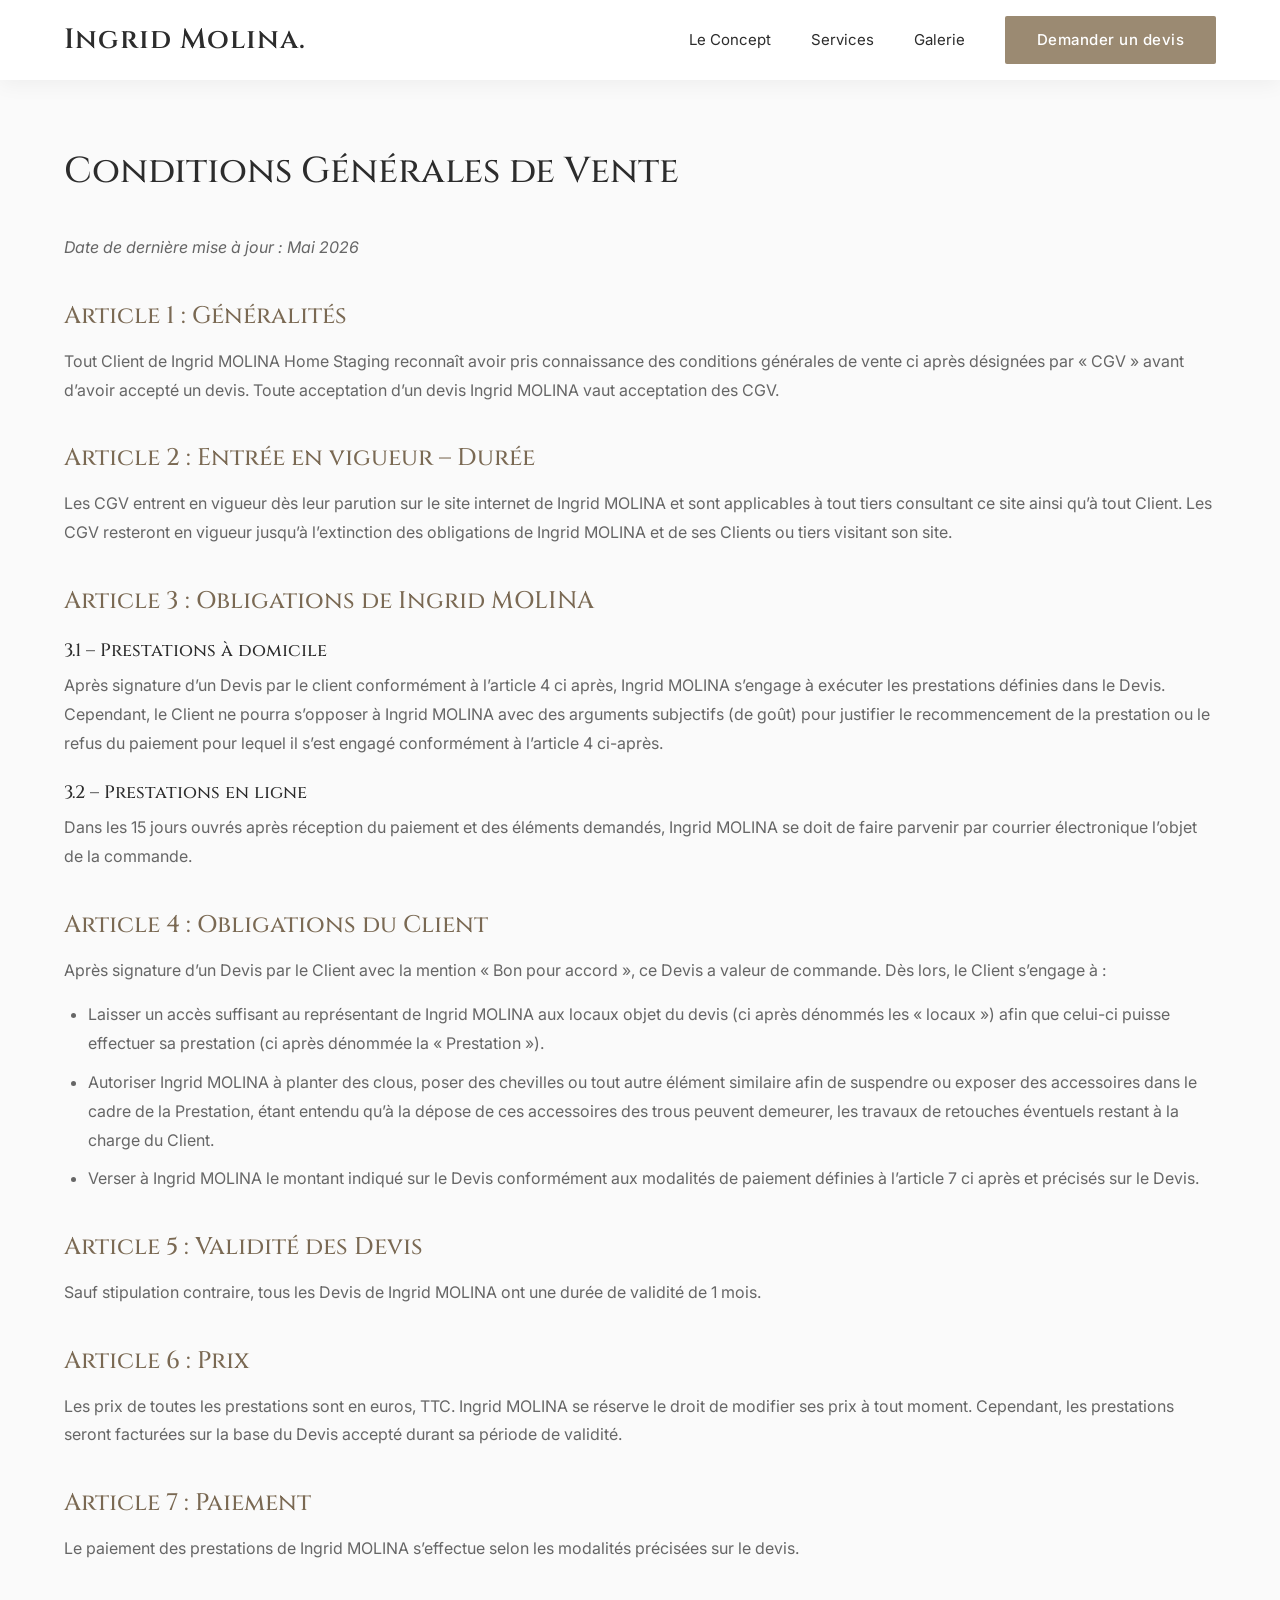
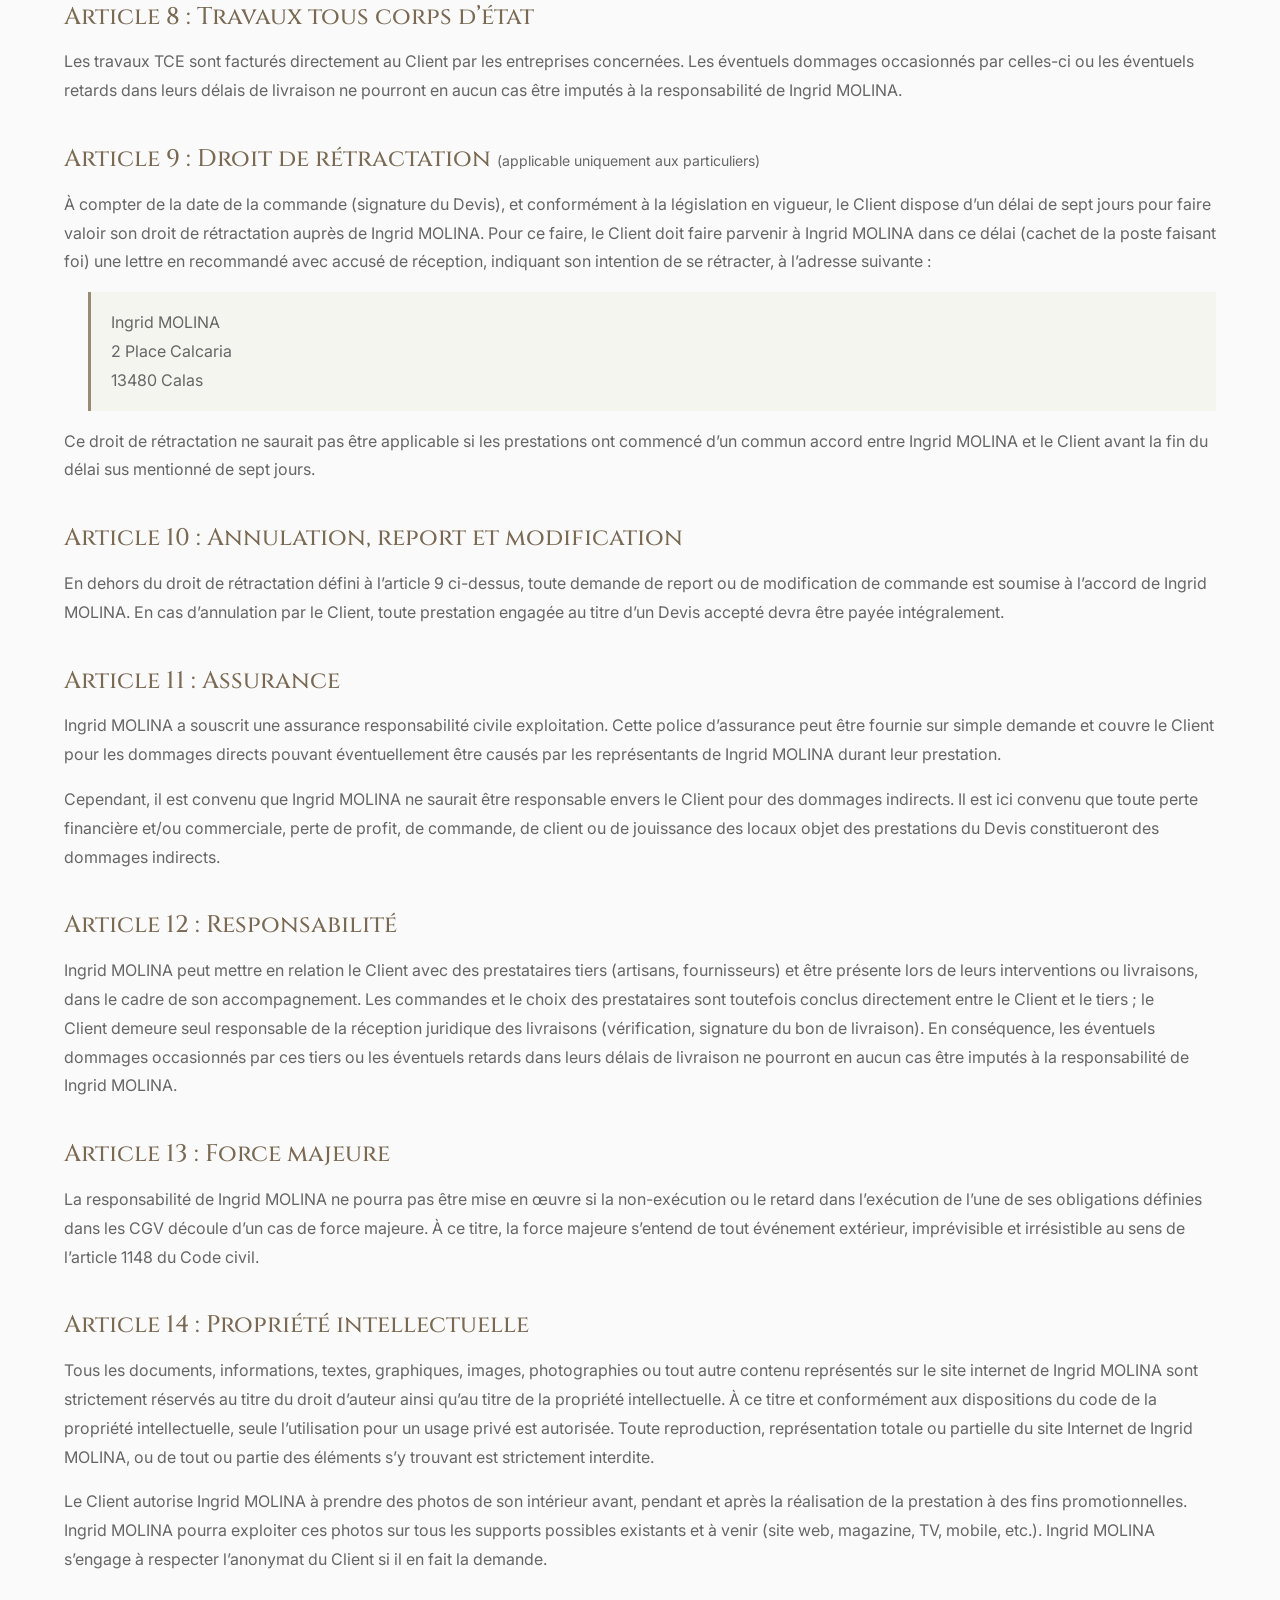
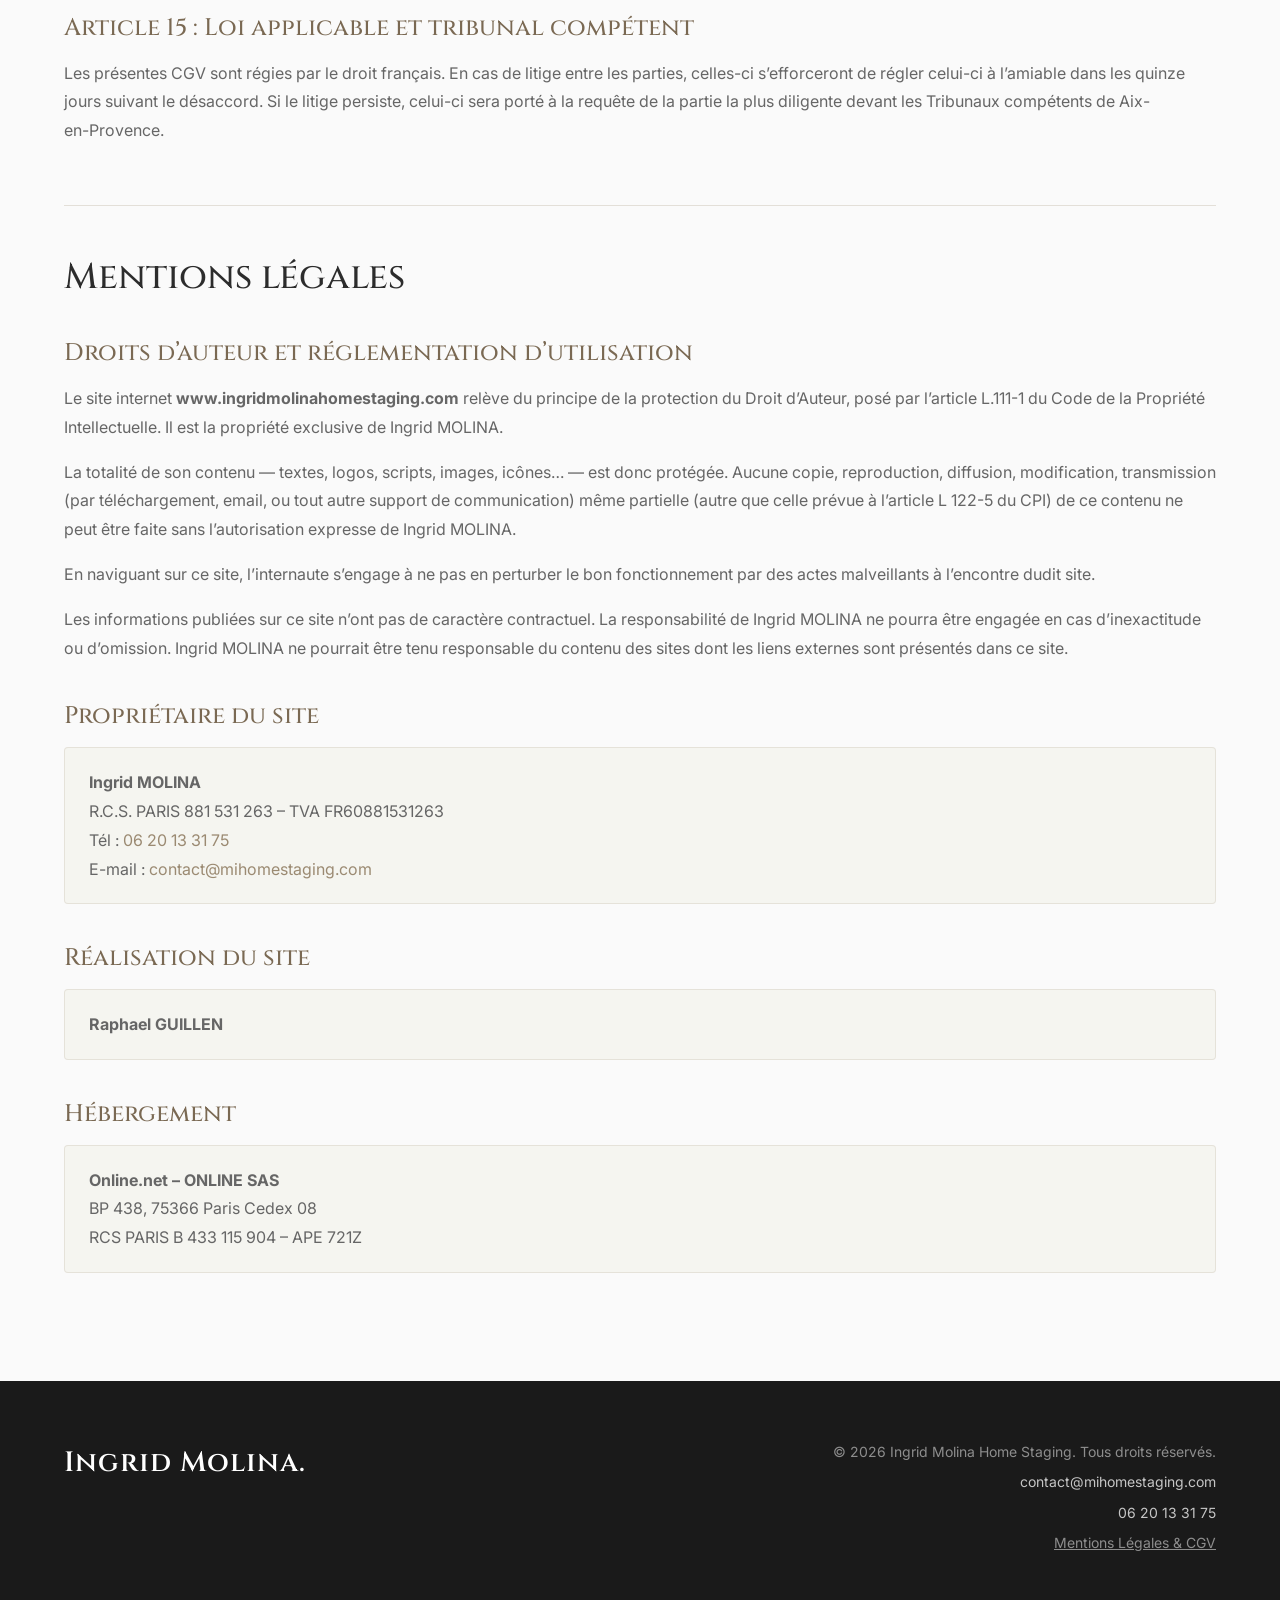
<file: cgv.html>
<!DOCTYPE html>
<html lang="fr">
<head>
    <meta charset="UTF-8">
    <meta name="viewport" content="width=device-width, initial-scale=1.0">
    <title>CGV - Ingrid Molina | Home Staging & Design</title>
    
    <!-- Google Fonts -->
    <link rel="preconnect" href="https://fonts.googleapis.com">
    <link rel="preconnect" href="https://fonts.gstatic.com" crossorigin>
    <link href="https://fonts.googleapis.com/css2?family=Cinzel:wght@400;500;600&family=Inter:wght@300;400;500&display=swap" rel="stylesheet">
    
    <!-- Custom CSS -->
    <link rel="stylesheet" href="style.css">
    <style>
        .cgv-content { 
            padding-top: 150px; 
            padding-bottom: 80px; 
            min-height: calc(100vh - 200px);
        }
        .cgv-content h1 { 
            margin-bottom: 40px; 
            font-size: 36px; 
        }
        .cgv-content h2 { 
            margin-top: 40px; 
            margin-bottom: 16px; 
            font-size: 24px; 
            color: var(--primary-dark);
        }
        .cgv-content p {
            margin-bottom: 16px;
            color: var(--text-muted);
            line-height: 1.8;
        }
        .cgv-content h3 {
            font-size: 18px;
            margin-top: 24px;
            margin-bottom: 10px;
            color: var(--text-main);
        }
        .cgv-content ul {
            margin: 0 0 20px 24px;
            color: var(--text-muted);
            line-height: 1.8;
        }
        .cgv-content ul li {
            margin-bottom: 10px;
        }
        .cgv-note {
            font-size: 14px;
            font-weight: 400;
            color: var(--text-muted);
            font-family: var(--font-body);
        }
        .cgv-address {
            margin: 12px 0 16px 24px;
            padding: 16px 20px;
            border-left: 3px solid var(--primary);
            background: var(--bg-light);
            color: var(--text-main)&nbsp;!important;
            font-style: normal;
            line-height: 1.9;
        }
        .cgv-divider {
            border: none;
            border-top: 1px solid rgba(155, 138, 114, 0.25);
            margin: 60px 0 50px;
        }
        .cgv-mentions-title {
            font-size: 32px;
            margin-bottom: 36px;
        }
        .cgv-info-block {
            margin: 4px 0 28px;
            padding: 20px 24px;
            background: var(--bg-light);
            border: 1px solid rgba(155, 138, 114, 0.18);
            border-radius: 4px;
            line-height: 1.9;
        }
        .cgv-info-block p {
            margin: 0;
            color: var(--text-muted);
        }
        .cgv-info-block a {
            color: var(--primary);
        }
        .cgv-info-block a:hover {
            color: var(--primary-dark);
        }

        /* Force header to be visible on non-hero pages */
        .header { 
            background: rgba(255, 255, 255, 0.95); 
            box-shadow: 0 4px 20px rgba(0, 0, 0, 0.05); 
            padding: 16px 0;
        }
        .header .logo, .header .nav a:not(.btn) { 
            color: var(--text-main)&nbsp;!important; 
        }
    </style>
</head>
<body>

    <!-- Header -->
    <header class="header">
        <div class="container header-container">
            <div class="logo">
                <a href="index.html">Ingrid Molina.</a>
            </div>
            <nav class="nav">
                <a href="index.html#concept">Le Concept</a>
                <a href="index.html#services">Services</a>
                <a href="index.html#galerie">Galerie</a>
                <a href="index.html#contact" class="btn btn-primary">Demander un devis</a>
            </nav>
            <div class="mobile-menu-btn">
                <span></span>
                <span></span>
                <span></span>
            </div>
        </div>
    </header>

    <main class="container cgv-content fade-in-up">
        <h1>Conditions Générales de Vente</h1>
        <p><em>Date de dernière mise à jour&nbsp;: Mai 2026</em></p>

        <h2>Article 1&nbsp;: Généralités</h2>
        <p>Tout Client de Ingrid MOLINA Home Staging reconnaît avoir pris connaissance des conditions générales de vente ci après désignées par « CGV » avant d’avoir accepté un devis. Toute acceptation d’un devis Ingrid MOLINA vaut acceptation des CGV.</p>

        <h2>Article 2&nbsp;: Entrée en vigueur – Durée</h2>
        <p>Les CGV entrent en vigueur dès leur parution sur le site internet de Ingrid MOLINA et sont applicables à tout tiers consultant ce site ainsi qu’à tout Client. Les CGV resteront en vigueur jusqu’à l’extinction des obligations de Ingrid MOLINA et de ses Clients ou tiers visitant son site.</p>

        <h2>Article 3&nbsp;: Obligations de Ingrid MOLINA</h2>
        <h3>3.1 – Prestations à domicile</h3>
        <p>Après signature d’un Devis par le client conformément à l’article 4 ci après, Ingrid MOLINA s’engage à exécuter les prestations définies dans le Devis. Cependant, le Client ne pourra s’opposer à Ingrid MOLINA avec des arguments subjectifs (de goût) pour justifier le recommencement de la prestation ou le refus du paiement pour lequel il s’est engagé conformément à l’article 4 ci-après.</p>
        <h3>3.2 – Prestations en ligne</h3>
        <p>Dans les 15 jours ouvrés après réception du paiement et des éléments demandés, Ingrid MOLINA se doit de faire parvenir par courrier électronique l’objet de la commande.</p>

        <h2>Article 4&nbsp;: Obligations du Client</h2>
        <p>Après signature d’un Devis par le Client avec la mention « Bon pour accord », ce Devis a valeur de commande. Dès lors, le Client s’engage à&nbsp;:</p>
        <ul>
            <li>Laisser un accès suffisant au représentant de Ingrid MOLINA aux locaux objet du devis (ci après dénommés les « locaux ») afin que celui-ci puisse effectuer sa prestation (ci après dénommée la « Prestation »).</li>
            <li>Autoriser Ingrid MOLINA à planter des clous, poser des chevilles ou tout autre élément similaire afin de suspendre ou exposer des accessoires dans le cadre de la Prestation, étant entendu qu’à la dépose de ces accessoires des trous peuvent demeurer, les travaux de retouches éventuels restant à la charge du Client.</li>
            <li>Verser à Ingrid MOLINA le montant indiqué sur le Devis conformément aux modalités de paiement définies à l’article 7 ci après et précisés sur le Devis.</li>
        </ul>

        <h2>Article 5&nbsp;: Validité des Devis</h2>
        <p>Sauf stipulation contraire, tous les Devis de Ingrid MOLINA ont une durée de validité de 1 mois.</p>

        <h2>Article 6&nbsp;: Prix</h2>
        <p>Les prix de toutes les prestations sont en euros, TTC. Ingrid MOLINA se réserve le droit de modifier ses prix à tout moment. Cependant, les prestations seront facturées sur la base du Devis accepté durant sa période de validité.</p>

        <h2>Article 7&nbsp;: Paiement</h2>
        <p>Le paiement des prestations de Ingrid MOLINA s’effectue selon les modalités précisées sur le devis.</p>

        <h2>Article 8&nbsp;: Travaux tous corps d’état</h2>
        <p>Les travaux TCE sont facturés directement au Client par les entreprises concernées. Les éventuels dommages occasionnés par celles-ci ou les éventuels retards dans leurs délais de livraison ne pourront en aucun cas être imputés à la responsabilité de Ingrid MOLINA.</p>

        <h2>Article 9&nbsp;: Droit de rétractation <span class="cgv-note">(applicable uniquement aux particuliers)</span></h2>
        <p>À compter de la date de la commande (signature du Devis), et conformément à la législation en vigueur, le Client dispose d’un délai de sept jours pour faire valoir son droit de rétractation auprès de Ingrid MOLINA. Pour ce faire, le Client doit faire parvenir à Ingrid MOLINA dans ce délai (cachet de la poste faisant foi) une lettre en recommandé avec accusé de réception, indiquant son intention de se rétracter, à l’adresse suivante&nbsp;:</p>
        <p class="cgv-address">Ingrid MOLINA<br>2 Place Calcaria<br>13480 Calas</p>
        <p>Ce droit de rétractation ne saurait pas être applicable si les prestations ont commencé d’un commun accord entre Ingrid MOLINA et le Client avant la fin du délai sus mentionné de sept jours.</p>

        <h2>Article 10&nbsp;: Annulation, report et modification</h2>
        <p>En dehors du droit de rétractation défini à l’article 9 ci-dessus, toute demande de report ou de modification de commande est soumise à l’accord de Ingrid MOLINA. En cas d’annulation par le Client, toute prestation engagée au titre d’un Devis accepté devra être payée intégralement.</p>

        <h2>Article 11&nbsp;: Assurance</h2>
        <p>Ingrid MOLINA a souscrit une assurance responsabilité civile exploitation. Cette police d’assurance peut être fournie sur simple demande et couvre le Client pour les dommages directs pouvant éventuellement être causés par les représentants de Ingrid MOLINA durant leur prestation.</p>
        <p>Cependant, il est convenu que Ingrid MOLINA ne saurait être responsable envers le Client pour des dommages indirects. Il est ici convenu que toute perte financière et/ou commerciale, perte de profit, de commande, de client ou de jouissance des locaux objet des prestations du Devis constitueront des dommages indirects.</p>

        <h2>Article 12&nbsp;: Responsabilité</h2>
        <p>Ingrid MOLINA peut mettre en relation le Client avec des prestataires tiers (artisans, fournisseurs) et être présente lors de leurs interventions ou livraisons, dans le cadre de son accompagnement. Les commandes et le choix des prestataires sont toutefois conclus directement entre le Client et le tiers&nbsp;; le Client demeure seul responsable de la réception juridique des livraisons (vérification, signature du bon de livraison). En conséquence, les éventuels dommages occasionnés par ces tiers ou les éventuels retards dans leurs délais de livraison ne pourront en aucun cas être imputés à la responsabilité de Ingrid MOLINA.</p>

        <h2>Article 13&nbsp;: Force majeure</h2>
        <p>La responsabilité de Ingrid MOLINA ne pourra pas être mise en œuvre si la non-exécution ou le retard dans l’exécution de l’une de ses obligations définies dans les CGV découle d’un cas de force majeure. À ce titre, la force majeure s’entend de tout événement extérieur, imprévisible et irrésistible au sens de l’article 1148 du Code civil.</p>

        <h2>Article 14&nbsp;: Propriété intellectuelle</h2>
        <p>Tous les documents, informations, textes, graphiques, images, photographies ou tout autre contenu représentés sur le site internet de Ingrid MOLINA sont strictement réservés au titre du droit d’auteur ainsi qu’au titre de la propriété intellectuelle. À ce titre et conformément aux dispositions du code de la propriété intellectuelle, seule l’utilisation pour un usage privé est autorisée. Toute reproduction, représentation totale ou partielle du site Internet de Ingrid MOLINA, ou de tout ou partie des éléments s’y trouvant est strictement interdite.</p>
        <p>Le Client autorise Ingrid MOLINA à prendre des photos de son intérieur avant, pendant et après la réalisation de la prestation à des fins promotionnelles. Ingrid MOLINA pourra exploiter ces photos sur tous les supports possibles existants et à venir (site web, magazine, TV, mobile, etc.). Ingrid MOLINA s’engage à respecter l’anonymat du Client si il en fait la demande.</p>

        <h2>Article 15&nbsp;: Loi applicable et tribunal compétent</h2>
        <p>Les présentes CGV sont régies par le droit français. En cas de litige entre les parties, celles-ci s’efforceront de régler celui-ci à l’amiable dans les quinze jours suivant le désaccord. Si le litige persiste, celui-ci sera porté à la requête de la partie la plus diligente devant les Tribunaux compétents de Aix-en-Provence.</p>

        <hr class="cgv-divider">

        <h1 class="cgv-mentions-title">Mentions légales</h1>

        <h2>Droits d’auteur et réglementation d’utilisation</h2>
        <p>Le site internet <strong>www.ingridmolinahomestaging.com</strong> relève du principe de la protection du Droit d’Auteur, posé par l’article L.111-1 du Code de la Propriété Intellectuelle. Il est la propriété exclusive de Ingrid MOLINA.</p>
        <p>La totalité de son contenu — textes, logos, scripts, images, icônes… — est donc protégée. Aucune copie, reproduction, diffusion, modification, transmission (par téléchargement, email, ou tout autre support de communication) même partielle (autre que celle prévue à l’article L 122-5 du CPI) de ce contenu ne peut être faite sans l’autorisation expresse de Ingrid MOLINA.</p>
        <p>En naviguant sur ce site, l’internaute s’engage à ne pas en perturber le bon fonctionnement par des actes malveillants à l’encontre dudit site.</p>
        <p>Les informations publiées sur ce site n’ont pas de caractère contractuel. La responsabilité de Ingrid MOLINA ne pourra être engagée en cas d’inexactitude ou d’omission. Ingrid MOLINA ne pourrait être tenu responsable du contenu des sites dont les liens externes sont présentés dans ce site.</p>

        <h2>Propriétaire du site</h2>
        <div class="cgv-info-block">
            <p><strong>Ingrid MOLINA</strong><br>
            R.C.S. PARIS 881 531 263 – TVA FR60881531263<br>
            Tél&nbsp;: <a href="tel:+33620133175">06 20 13 31 75</a><br>
            E-mail&nbsp;: <a href="mailto:contact@mihomestaging.com">contact@mihomestaging.com</a></p>
        </div>

        <h2>Réalisation du site</h2>
        <div class="cgv-info-block">
            <p><strong>Raphael GUILLEN</strong></p>
        </div>

        <h2>Hébergement</h2>
        <div class="cgv-info-block">
            <p><strong>Online.net – ONLINE SAS</strong><br>
            BP 438, 75366 Paris Cedex 08<br>
            RCS PARIS B 433 115 904 – APE 721Z</p>
        </div>
    </main>

    <!-- Footer -->
    <footer class="footer">
        <div class="container footer-content" style="align-items: flex-start;">
            <div class="logo">Ingrid Molina.</div>
            <div style="display: flex; flex-direction: column; align-items: flex-end; gap: 8px;">
                <p>&copy; 2026 Ingrid Molina Home Staging. Tous droits réservés.</p>
                <a href="mailto:contact@mihomestaging.com" style="color: rgba(255,255,255,0.75); font-size: 14px;">contact@mihomestaging.com</a>
                <a href="tel:+33620133175" style="color: rgba(255,255,255,0.75); font-size: 14px;">06 20 13 31 75</a>
                <a href="cgv.html" style="color: rgba(255,255,255,0.5); font-size: 14px; text-decoration: underline;">Mentions Légales & CGV</a>
            </div>
        </div>
    </footer>
    
    <script>
        // Animation simple pour la page CGV
        document.addEventListener('DOMContentLoaded', () => {
            const el = document.querySelector('.fade-in-up');
            if (el) {
                setTimeout(() => {
                    el.classList.add('is-visible');
                    el.style.opacity = '1';
                    el.style.transform = 'translateY(0)';
                }, 100);
            }
        });

        // Mobile Menu Toggle
        const mobileBtn = document.querySelector('.mobile-menu-btn');
        const nav = document.querySelector('.nav');
        
        if (mobileBtn && nav) {
            mobileBtn.addEventListener('click', () => {
                mobileBtn.classList.toggle('active');
                nav.classList.toggle('active');
            });

            document.querySelectorAll('.nav a').forEach(link => {
                link.addEventListener('click', () => {
                    mobileBtn.classList.remove('active');
                    nav.classList.remove('active');
                });
            });
        }
    </script>
</body>
</html>
</file>
<file: style.css>
/* ==========================================================================
   CSS Variables & Reset
   ========================================================================== */
:root {
    --primary: #9B8A72; /* Warm, elegant taupe */
    --primary-dark: #7A6953;
    --text-main: #2C2C2C;
    --text-muted: #666666;
    --bg-main: #FAFAFA;
    --bg-light: #F5F5F0;
    --white: #FFFFFF;
    
    --font-heading: 'Cinzel', serif;
    --font-body: 'Inter', sans-serif;
    
    --transition: all 0.3s cubic-bezier(0.25, 0.46, 0.45, 0.94);
}

* {
    margin: 0;
    padding: 0;
    box-sizing: border-box;
}

html {
    scroll-behavior: smooth;
}

body {
    font-family: var(--font-body);
    font-size: 16px;
    line-height: 1.6;
    color: var(--text-main);
    background-color: var(--bg-main);
    overflow-x: hidden;
}

p, li, h1, h2, h3, h4, .section-tag {
    text-wrap: pretty;
}

h1, h2, h3, h4 {
    font-family: var(--font-heading);
    font-weight: 500;
    line-height: 1.2;
    color: var(--text-main);
}

a {
    text-decoration: none;
    color: inherit;
    transition: var(--transition);
}

img {
    max-width: 100%;
    height: auto;
    display: block;
}

.container {
    max-width: 1200px;
    margin: 0 auto;
    padding: 0 24px;
}

.section {
    padding: 100px 0;
}

.section-header {
    margin-bottom: 60px;
}

.text-center {
    text-align: center;
}

.bg-light {
    background-color: var(--bg-light);
}

.grid-2 {
    display: grid;
    grid-template-columns: 1fr 1fr;
    gap: 60px;
    align-items: center;
}

.section-tag {
    display: inline-block;
    font-size: 0.85rem;
    text-transform: uppercase;
    letter-spacing: 2px;
    color: var(--primary);
    margin-bottom: 16px;
    font-weight: 500;
}

/* ==========================================================================
   Buttons
   ========================================================================== */
.btn {
    display: inline-flex;
    align-items: center;
    justify-content: center;
    padding: 12px 32px;
    font-family: var(--font-body);
    font-size: 15px;
    font-weight: 500;
    letter-spacing: 0.5px;
    cursor: pointer;
    border: none;
    border-radius: 2px;
    transition: var(--transition);
}

.btn-primary {
    background-color: var(--primary);
    color: var(--white);
}

.btn-primary:hover {
    background-color: var(--primary-dark);
    transform: translateY(-2px);
    box-shadow: 0 10px 20px rgba(155, 138, 114, 0.2);
}

.btn-large {
    padding: 16px 40px;
    font-size: 16px;
}

.btn-block {
    width: 100%;
}

/* ==========================================================================
   Header & Navigation
   ========================================================================== */
.header {
    position: fixed;
    top: 0;
    left: 0;
    width: 100%;
    padding: 24px 0;
    z-index: 100;
    transition: var(--transition);
    background: transparent;
}

.header.scrolled {
    background: rgba(255, 255, 255, 0.95);
    backdrop-filter: blur(10px);
    padding: 16px 0;
    box-shadow: 0 4px 20px rgba(0, 0, 0, 0.05);
}

.header-container {
    display: flex;
    justify-content: space-between;
    align-items: center;
}

.logo {
    font-family: var(--font-heading);
    font-size: 28px;
    font-weight: 600;
    color: var(--text-main);
    letter-spacing: 1px;
}

.nav {
    display: flex;
    align-items: center;
    gap: 40px;
}

.nav a:not(.btn) {
    font-size: 15px;
    font-weight: 400;
}

.nav a:not(.btn):hover {
    color: var(--primary);
}

.mobile-menu-btn {
    display: none;
}

/* ==========================================================================
   Hero Section
   ========================================================================== */
.hero {
    position: relative;
    height: 100vh;
    min-height: 600px;
    display: flex;
    align-items: center;
    justify-content: center;
    overflow: hidden;
    /* Fond toile de lin beige + voile clair pour la lisibilité du texte */
    background-color: #EFE8DB;
    background-image:
        linear-gradient(rgba(248, 244, 236, 0.42), rgba(248, 244, 236, 0.28)),
        url("assets/fond_lin_accueil.jpg");
    background-size: cover;
    background-position: center;
}

.hero-content {
    position: relative;
    z-index: 2;
    color: var(--text-main);
    width: 100%;
    text-align: left;
}

.hero-cta {
    text-align: center;
}

.hero-content .subtitle {
    display: block;
    font-family: var(--font-body);
    font-size: 14px;
    text-transform: uppercase;
    letter-spacing: 4px;
    margin-bottom: 24px;
    color: var(--primary-dark);
}

.hero-content h1 {
    color: var(--text-main);
    margin-bottom: 24px;
    line-height: 1.2;
}

.hero-content h1 .hero-line {
    display: block;
    white-space: nowrap;
    font-size: clamp(18px, 5.2vw, 72px);
}

@media (max-width: 768px) {
    .hero-content h1 .hero-line {
        white-space: normal;
        font-size: clamp(28px, 8vw, 40px);
    }
}

@media (max-width: 360px) {
    .hero-content h1 .hero-line {
        font-size: clamp(22px, 7vw, 32px);
    }
}

.hero-content p {
    font-size: 20px;
    margin-bottom: 40px;
    color: var(--text-muted);
    max-width: 600px;
    font-weight: 300;
}

.hero-content .hero-lead {
    font-weight: 700;
    color: var(--text-main);
    white-space: normal;
    max-width: 640px;
    margin-left: auto;
    margin-right: auto;
    font-size: clamp(15px, 2.4vw, 20px);
    text-align: center;
}

@media (min-width: 1200px) {
    .hero-content .hero-lead {
        white-space: nowrap;
        max-width: none;
        font-size: 20px;
    }
}

.hero-content .hero-sublead {
    color: var(--text-muted);
    font-weight: 400;
    max-width: 560px;
    margin: 8px auto 0;
    font-size: clamp(14px, 2vw, 17px);
    text-align: center;
}

/* ==========================================================================
   About Section
   ========================================================================== */
.about h2 {
    font-size: 42px;
    margin-bottom: 30px;
}

.about-heading h2 {
    margin-bottom: 0;
}

.about-heading {
    text-align: center;
    margin-bottom: 42px;
}

.about p {
    color: var(--text-muted);
    font-size: 18px;
    margin-bottom: 24px;
}

.about-main {
    margin-bottom: 24px;
    align-items: center;
}

.features-list {
    list-style: none;
    margin-top: 32px;
}

.features-list li {
    font-size: 16px;
    margin-bottom: 16px;
    display: flex;
    align-items: center;
}

.features-list .icon {
    margin-right: 12px;
    color: var(--primary);
}

.insight-box {
    margin-top: 0;
    padding: 32px;
    background: var(--white);
    border: 1px solid rgba(155, 138, 114, 0.18);
    border-radius: 4px;
    box-shadow: 0 8px 24px rgba(0, 0, 0, 0.04);
}

.insight-box h3 {
    font-size: 30px;
    margin-bottom: 18px;
    text-align: center;
}

.insight-box p {
    color: var(--text-muted);
    font-size: 16px;
    margin-bottom: 16px;
}

.insight-grid {
    margin: 0;
    display: grid;
    grid-template-columns: repeat(2, 1fr);
    gap: 14px;
}

.insight-layout {
    margin-top: 24px;
    display: grid;
    grid-template-columns: repeat(2, 1fr);
    gap: 24px;
    align-items: start;
}

.insight-card {
    background: var(--bg-main);
    border: 1px solid rgba(155, 138, 114, 0.15);
    border-radius: 4px;
    padding: 16px;
}

.insight-number {
    display: inline-flex;
    align-items: center;
    justify-content: center;
    width: 28px;
    height: 28px;
    border-radius: 50%;
    background: var(--primary);
    color: var(--white);
    font-size: 14px;
    font-weight: 600;
    margin-bottom: 10px;
}

.insight-card h4 {
    font-size: 17px;
    margin-bottom: 8px;
}

.insight-card p {
    font-size: 15px;
    margin-bottom: 0;
    line-height: 1.5;
}

.insight-impact {
    padding: 16px 18px;
    border-left: 3px solid var(--primary);
    background: var(--bg-light);
}

.insight-closing {
    margin-bottom: 0;
    color: var(--text-main);
    font-weight: 600;
}

.insight-cta-row {
    display: flex;
    justify-content: center;
    margin-top: 18px;
}

.insight-cta {
    margin: 0;
}

.about-image .image-wrapper {
    width: 100%;
    height: 100%;
    min-height: 560px;
}

.about-image .image-wrapper img {
    width: 100%;
    height: 100%;
    object-fit: cover;
    object-position: center 65%;
}

.image-wrapper {
    position: relative;
    border-radius: 4px;
    overflow: hidden;
    box-shadow: 0 20px 40px rgba(0, 0, 0, 0.1);
}

.image-wrapper::after {
    content: '';
    position: absolute;
    top: 0;
    left: 0;
    width: 100%;
    height: 100%;
    box-shadow: inset 0 0 0 1px rgba(255, 255, 255, 0.1);
    pointer-events: none;
}

/* ==========================================================================
   Services Section
   ========================================================================== */
.services-section h2 {
    font-size: 42px;
}

.services-grid {
    display: grid;
    grid-template-columns: repeat(3, 1fr);
    gap: 40px;
}

.service-card {
    background: var(--white);
    padding: 48px 32px;
    border-radius: 4px;
    text-align: center;
    box-shadow: 0 10px 30px rgba(0, 0, 0, 0.03);
    transition: var(--transition);
    border: 1px solid rgba(0,0,0,0.03);
}

.service-card:hover {
    transform: translateY(-10px);
    box-shadow: 0 20px 40px rgba(155, 138, 114, 0.08);
    border-color: rgba(155, 138, 114, 0.2);
}

.service-icon {
    font-size: 40px;
    margin-bottom: 24px;
    color: var(--primary);
}

.service-card h3 {
    font-size: 24px;
    margin-bottom: 16px;
}

.service-card p {
    color: var(--text-muted);
    margin-bottom: 32px;
    font-size: 15px;
}

.service-link {
    color: var(--primary);
    font-family: var(--font-heading);
    font-weight: 500;
    text-transform: uppercase;
    font-size: 13px;
    letter-spacing: 1px;
}

.service-link:hover {
    color: var(--primary-dark);
}

/* --- Cartes « Expériences » --- */
.experiences-grid {
    grid-template-columns: repeat(2, 1fr);
}

.experience-step {
    display: block;
    font-family: var(--font-heading);
    font-size: 12px;
    font-weight: 500;
    letter-spacing: 2px;
    text-transform: uppercase;
    color: var(--primary);
    margin-bottom: 18px;
}

.experience-subtitle {
    font-family: var(--font-heading);
    font-size: 15px;
    font-weight: 500;
    letter-spacing: 1px;
    color: var(--text-main);
    margin-bottom: 20px;
}

.experience-note {
    font-size: 13px;
    font-style: italic;
    color: var(--text-muted);
    margin-top: -16px;
    margin-bottom: 28px;
}

.experience-tagline {
    font-style: italic;
    color: var(--primary-dark);
    font-size: 16px;
    line-height: 1.7;
}

.experience-includes {
    list-style: none;
    text-align: left;
    margin: 0 auto 28px;
    max-width: 360px;
    color: var(--text-muted);
    font-size: 15px;
    line-height: 1.7;
}

.experience-includes li {
    position: relative;
    padding-left: 26px;
    margin-bottom: 8px;
}

.experience-includes li::before {
    content: "✓";
    position: absolute;
    left: 0;
    color: var(--primary);
    font-weight: 600;
}

.experience-price {
    font-family: var(--font-heading);
    font-size: 20px;
    font-weight: 600;
    color: var(--text-main);
    margin-bottom: 28px;
}

.experience-placeholder {
    display: flex;
    flex-direction: column;
    align-items: center;
    justify-content: center;
    background: transparent;
    border: 1px dashed rgba(155, 138, 114, 0.45);
    box-shadow: none;
    min-height: 260px;
}

.experience-placeholder:hover {
    transform: none;
    box-shadow: none;
    border-color: rgba(155, 138, 114, 0.7);
}

.experience-placeholder p {
    margin-bottom: 0;
}

/* ==========================================================================
   Gallery Section
   ========================================================================== */
.gallery h2 {
    font-size: 42px;
}

.gallery-grid {
    display: grid;
    grid-template-columns: repeat(3, 1fr);
    gap: 30px;
}

.gallery-item {
    position: relative;
    border-radius: 4px;
    overflow: hidden;
    cursor: pointer;
    aspect-ratio: 4/5;
}

.gallery-item img {
    width: 100%;
    height: 100%;
    object-fit: cover;
    transition: transform 0.6s cubic-bezier(0.25, 0.46, 0.45, 0.94);
}

.gallery-overlay {
    position: absolute;
    inset: 0;
    background: linear-gradient(to top, rgba(0,0,0,0.8) 0%, rgba(0,0,0,0) 60%);
    display: flex;
    flex-direction: column;
    justify-content: flex-end;
    padding: 32px;
    opacity: 0;
    transition: var(--transition);
}

.gallery-overlay h4 {
    color: var(--white);
    font-size: 24px;
    margin-bottom: 8px;
    transform: translateY(20px);
    transition: var(--transition);
}

.gallery-overlay p {
    color: rgba(255,255,255,0.8);
    font-size: 14px;
    transform: translateY(20px);
    transition: var(--transition);
    transition-delay: 0.05s;
}

.gallery-item:hover img {
    transform: scale(1.05);
}

.gallery-item:hover .gallery-overlay {
    opacity: 1;
}

.gallery-item:hover .gallery-overlay h4,
.gallery-item:hover .gallery-overlay p {
    transform: translateY(0);
}

/* Réalisations : mêmes cartes que la galerie, 2 colonnes centrées */
.realisations-grid {
    grid-template-columns: repeat(2, 1fr);
    max-width: 760px;
    margin: 0 auto;
}

.realisations .section-header {
    max-width: 640px;
    margin-left: auto;
    margin-right: auto;
}

.realisations .section-header p {
    color: var(--text-muted);
    font-size: 18px;
    margin-top: 16px;
    line-height: 1.6;
}

/* Lightbox : zoom photo au clic */
.lightbox {
    position: fixed;
    inset: 0;
    z-index: 1000;
    display: flex;
    align-items: center;
    justify-content: center;
    padding: 40px;
    background: rgba(20, 18, 15, 0.94);
    opacity: 0;
    visibility: hidden;
    transition: opacity 0.35s ease, visibility 0.35s ease;
}

.lightbox.active {
    opacity: 1;
    visibility: visible;
}

.lightbox-figure {
    max-width: 90vw;
    max-height: 90vh;
    display: flex;
    flex-direction: column;
    align-items: center;
    gap: 16px;
}

.lightbox-figure img {
    max-width: 90vw;
    max-height: 75vh;
    width: auto;
    height: auto;
    object-fit: contain;
    border-radius: 4px;
    box-shadow: 0 20px 60px rgba(0,0,0,0.5);
}

.lightbox-figure figcaption {
    text-align: center;
    color: var(--white);
}

.lightbox-figure figcaption h4 {
    font-size: 20px;
    margin-bottom: 4px;
}

.lightbox-figure figcaption p {
    color: rgba(255,255,255,0.7);
    font-size: 14px;
}

.lightbox-close {
    position: absolute;
    top: 24px;
    right: 32px;
    background: none;
    border: none;
    color: var(--white);
    font-size: 40px;
    line-height: 1;
    cursor: pointer;
    opacity: 0.7;
    transition: opacity 0.3s ease;
}

.lightbox-close:hover {
    opacity: 1;
}

@media (max-width: 768px) {
    .lightbox { padding: 20px; }
    .lightbox-close { top: 12px; right: 16px; font-size: 32px; }
}

/* ==========================================================================
   Qui suis-je Section
   ========================================================================== */
.whoami h2 {
    font-size: 42px;
    margin-bottom: 24px;
}

.whoami p {
    color: var(--text-muted);
    font-size: 18px;
    margin-bottom: 20px;
}

.whoami .features-list {
    margin: 32px 0;
}

/* ==========================================================================
   Partenaires Section
   ========================================================================== */
.partners .section-header {
    max-width: 760px;
    margin: 0 auto 56px;
}

.partners h2 {
    font-size: 42px;
}

.partners .section-header p {
    color: var(--text-muted);
    font-size: 18px;
    margin-top: 16px;
}

.partners-grid {
    display: grid;
    grid-template-columns: repeat(2, 1fr);
    gap: 24px;
}

.partner-card {
    background: var(--bg-light);
    border: 1px solid rgba(155, 138, 114, 0.16);
    border-radius: 4px;
    padding: 32px;
    transition: var(--transition);
}

.partner-card:hover {
    transform: translateY(-6px);
    box-shadow: 0 14px 30px rgba(0, 0, 0, 0.06);
    border-color: rgba(155, 138, 114, 0.35);
}

.partner-card h3 {
    font-size: 24px;
    margin-bottom: 12px;
}

.partner-card p {
    color: var(--text-muted);
    font-size: 15px;
    margin: 0;
}

/* ==========================================================================
   Contact Section
   ========================================================================== */
.contact h2 {
    font-size: 42px;
    margin-bottom: 24px;
}

.contact p {
    color: var(--text-muted);
    font-size: 18px;
    margin-bottom: 40px;
}

.info-block {
    margin-bottom: 24px;
}

.info-block strong {
    display: block;
    font-family: var(--font-heading);
    font-size: 20px;
    margin-bottom: 8px;
}

.info-block span,
.info-block a {
    color: var(--text-muted);
    font-size: 16px;
}

.contact-form {
    background: var(--white);
    padding: 48px;
    border-radius: 4px;
    box-shadow: 0 10px 40px rgba(0,0,0,0.05);
}

.contact .form-intro {
    margin: 0 0 24px;
    padding: 12px 14px;
    border-left: 3px solid var(--primary);
    background: var(--bg-light);
    color: var(--text-main);
    font-size: 14px;
    font-weight: 500;
}

.contact .form-contact-mail {
    margin: -8px 0 24px;
    color: var(--text-muted);
    font-size: 14px;
}

.contact .form-contact-mail a {
    color: var(--primary);
    text-decoration: underline;
}

.contact .form-contact-mail a:hover {
    color: var(--primary-dark);
}

.form-grid {
    display: grid;
    grid-template-columns: repeat(2, 1fr);
    gap: 16px;
}

.form-group {
    margin-bottom: 24px;
}

.form-group label {
    display: block;
    font-size: 14px;
    font-weight: 500;
    margin-bottom: 8px;
    color: var(--text-main);
}

.form-group input,
.form-group textarea,
.form-group select {
    width: 100%;
    padding: 16px;
    border: 1px solid #E0E0E0;
    border-radius: 2px;
    background: var(--bg-main);
    font-family: var(--font-body);
    font-size: 15px;
    transition: var(--transition);
}

.form-group input:focus,
.form-group textarea:focus,
.form-group select:focus {
    outline: none;
    border-color: var(--primary);
    background: var(--white);
    box-shadow: 0 0 0 3px rgba(155, 138, 114, 0.1);
}

.form-group input[type="file"] {
    padding: 12px;
    background: var(--white);
}

.form-help {
    display: block;
    margin-top: 8px;
    color: var(--text-muted);
    font-size: 13px;
}

.form-consent {
    margin-top: -8px;
}

.checkbox-wrap {
    display: flex;
    align-items: flex-start;
    gap: 10px;
    cursor: pointer;
}

.checkbox-wrap input[type="checkbox"] {
    margin-top: 4px;
    width: 16px;
    height: 16px;
}

.checkbox-wrap span {
    color: var(--text-muted);
    font-size: 14px;
    line-height: 1.45;
}

/* ==========================================================================
   Footer
   ========================================================================== */
.footer {
    background: #1A1A1A;
    color: var(--white);
    padding: 60px 0;
}

.footer-content {
    display: flex;
    justify-content: space-between;
    align-items: center;
}

.footer .logo {
    color: var(--white);
}

.footer p {
    color: rgba(255,255,255,0.5);
    font-size: 14px;
}

.footer-credit {
    display: flex;
    flex-direction: column;
    align-items: center;
    gap: 10px;
    margin-top: 40px;
    padding-top: 24px;
    border-top: 1px solid rgba(255,255,255,0.1);
    text-align: center;
}

.footer-credit p {
    color: rgba(255,255,255,0.35);
    font-size: 13px;
}

.footer-instagram {
    display: inline-flex;
    align-items: center;
    gap: 7px;
    color: rgba(255,255,255,0.5);
    font-size: 13px;
    text-decoration: none;
    transition: color 0.3s ease;
}

.footer-instagram:hover {
    color: var(--white);
}

.footer-instagram svg {
    width: 16px;
    height: 16px;
    flex-shrink: 0;
}

/* ==========================================================================
   Animations
   ========================================================================== */
.fade-in-up {
    opacity: 0;
    transform: translateY(40px);
    transition: opacity 1s cubic-bezier(0.25, 0.46, 0.45, 0.94), 
                transform 1s cubic-bezier(0.25, 0.46, 0.45, 0.94);
}

.fade-in-up.is-visible {
    opacity: 1;
    transform: translateY(0);
}

.delay-100 { transition-delay: 0.1s; }
.delay-200 { transition-delay: 0.2s; }
.delay-300 { transition-delay: 0.3s; }
.delay-400 { transition-delay: 0.4s; }

/* ==========================================================================
   Responsive
   ========================================================================== */
@media (max-width: 1100px) {
    .nav { gap: 24px; }
    .nav a:not(.btn) { font-size: 14px; }
    .nav .btn {
        padding: 10px 24px;
        font-size: 14px;
        white-space: nowrap;
    }
}

@media (max-width: 992px) {
    .grid-2 { grid-template-columns: 1fr; gap: 40px; }
    .services-grid { grid-template-columns: repeat(2, 1fr); }
    .gallery-grid { grid-template-columns: repeat(2, 1fr); }
    .about-heading { margin-bottom: 32px; }
    .about-main { margin-bottom: 24px; }
    .about-image .image-wrapper { min-height: 460px; }
    .insight-layout { grid-template-columns: 1fr; }
    .contact h2, .gallery h2, .services-section h2, .about h2, .whoami h2, .partners h2 { font-size: 36px; }
}

@media (max-width: 768px) {
    .nav { 
        position: fixed;
        top: 0;
        right: -100%;
        width: 80%;
        max-width: 320px;
        height: 100vh;
        background: var(--white);
        display: flex;
        flex-direction: column;
        justify-content: center;
        align-items: center;
        padding: 40px;
        box-shadow: -10px 0 30px rgba(0,0,0,0.1);
        transition: var(--transition);
        z-index: 99;
    }
    .nav.active {
        right: 0;
    }
    .nav a:not(.btn) {
        color: var(--text-main) !important;
        font-size: 18px;
    }
    
    .mobile-menu-btn {
        display: flex;
        flex-direction: column;
        justify-content: space-between;
        width: 30px;
        height: 20px;
        cursor: pointer;
        z-index: 100;
    }
    .mobile-menu-btn span {
        width: 100%;
        height: 2px;
        background: var(--primary);
        transition: var(--transition);
        transform-origin: center;
    }
    .header:not(.scrolled) .mobile-menu-btn:not(.active) span { background: var(--primary); }
    
    .mobile-menu-btn.active span:nth-child(1) {
        transform: translateY(9px) rotate(45deg);
        background: var(--text-main);
    }
    .mobile-menu-btn.active span:nth-child(2) {
        opacity: 0;
    }
    .mobile-menu-btn.active span:nth-child(3) {
        transform: translateY(-9px) rotate(-45deg);
        background: var(--text-main);
    }
    
    .services-grid, .gallery-grid, .partners-grid { grid-template-columns: 1fr; }
    .form-grid { grid-template-columns: 1fr; }
    .about-image .image-wrapper { min-height: 340px; }
    .insight-grid { grid-template-columns: 1fr; }
    .insight-box { padding: 24px; }
    .insight-box h3 { font-size: 26px; }
    .section { padding: 60px 0; }
    .contact-form { padding: 32px 24px; }
    .footer-content { flex-direction: column; gap: 24px; text-align: center; }
    /* Galeries 2 colonnes : on garde 2 photos côte à côte même sur mobile */
    .realisations-grid { grid-template-columns: repeat(2, 1fr); gap: 12px; }
    .realisations-grid .gallery-overlay { padding: 14px; }
    .realisations-grid .gallery-overlay h4 { font-size: 16px; margin-bottom: 4px; }
    .realisations-grid .gallery-overlay p { font-size: 12px; }
}

/* ==========================================================================
   Bouton retour en haut
   ========================================================================== */
.back-to-top {
    position: fixed;
    bottom: 28px;
    right: 28px;
    z-index: 90;
    width: 48px;
    height: 48px;
    display: flex;
    align-items: center;
    justify-content: center;
    border-radius: 50%;
    background: var(--primary);
    color: var(--white);
    font-size: 22px;
    line-height: 1;
    box-shadow: 0 6px 18px rgba(0, 0, 0, 0.18);
    opacity: 0;
    visibility: hidden;
    transform: translateY(12px);
    transition: var(--transition);
}

.back-to-top.visible {
    opacity: 1;
    visibility: visible;
    transform: translateY(0);
}

.back-to-top:hover {
    background: var(--primary-dark);
    transform: translateY(-3px);
}
</file>
